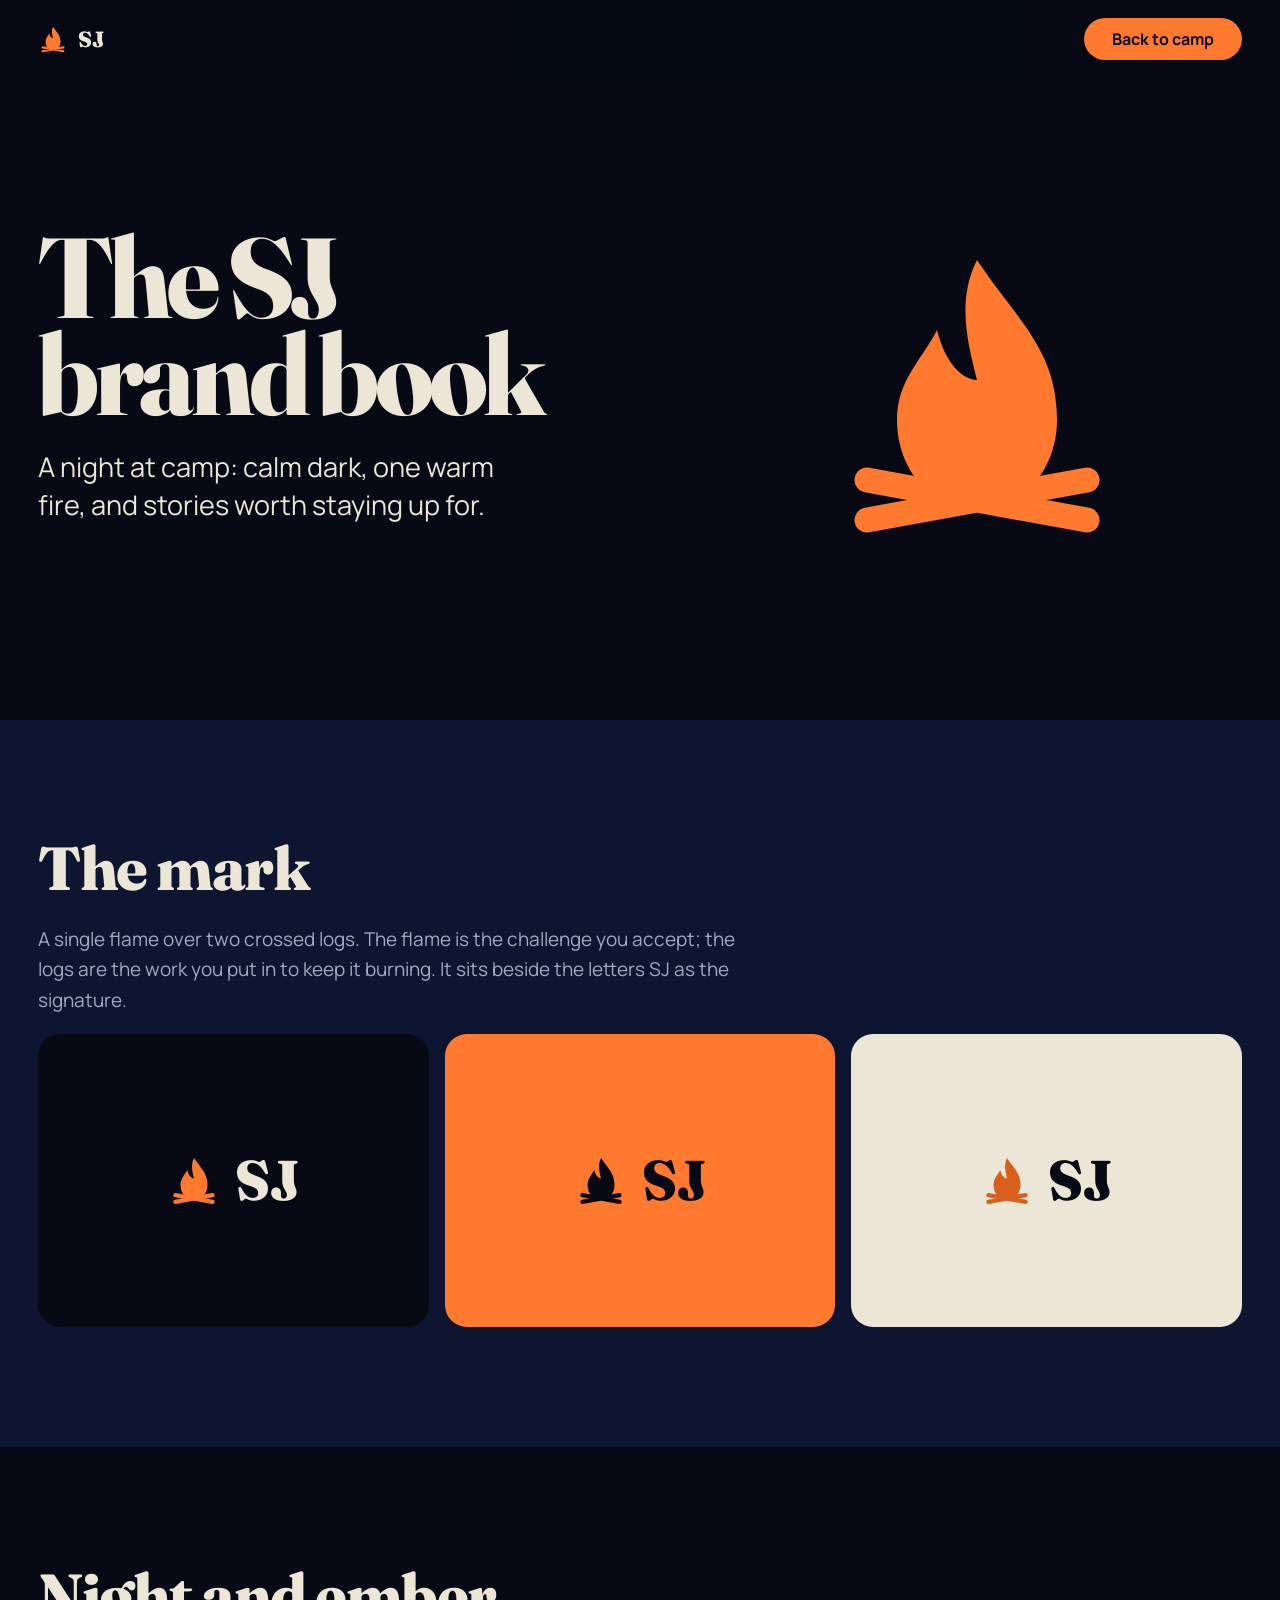
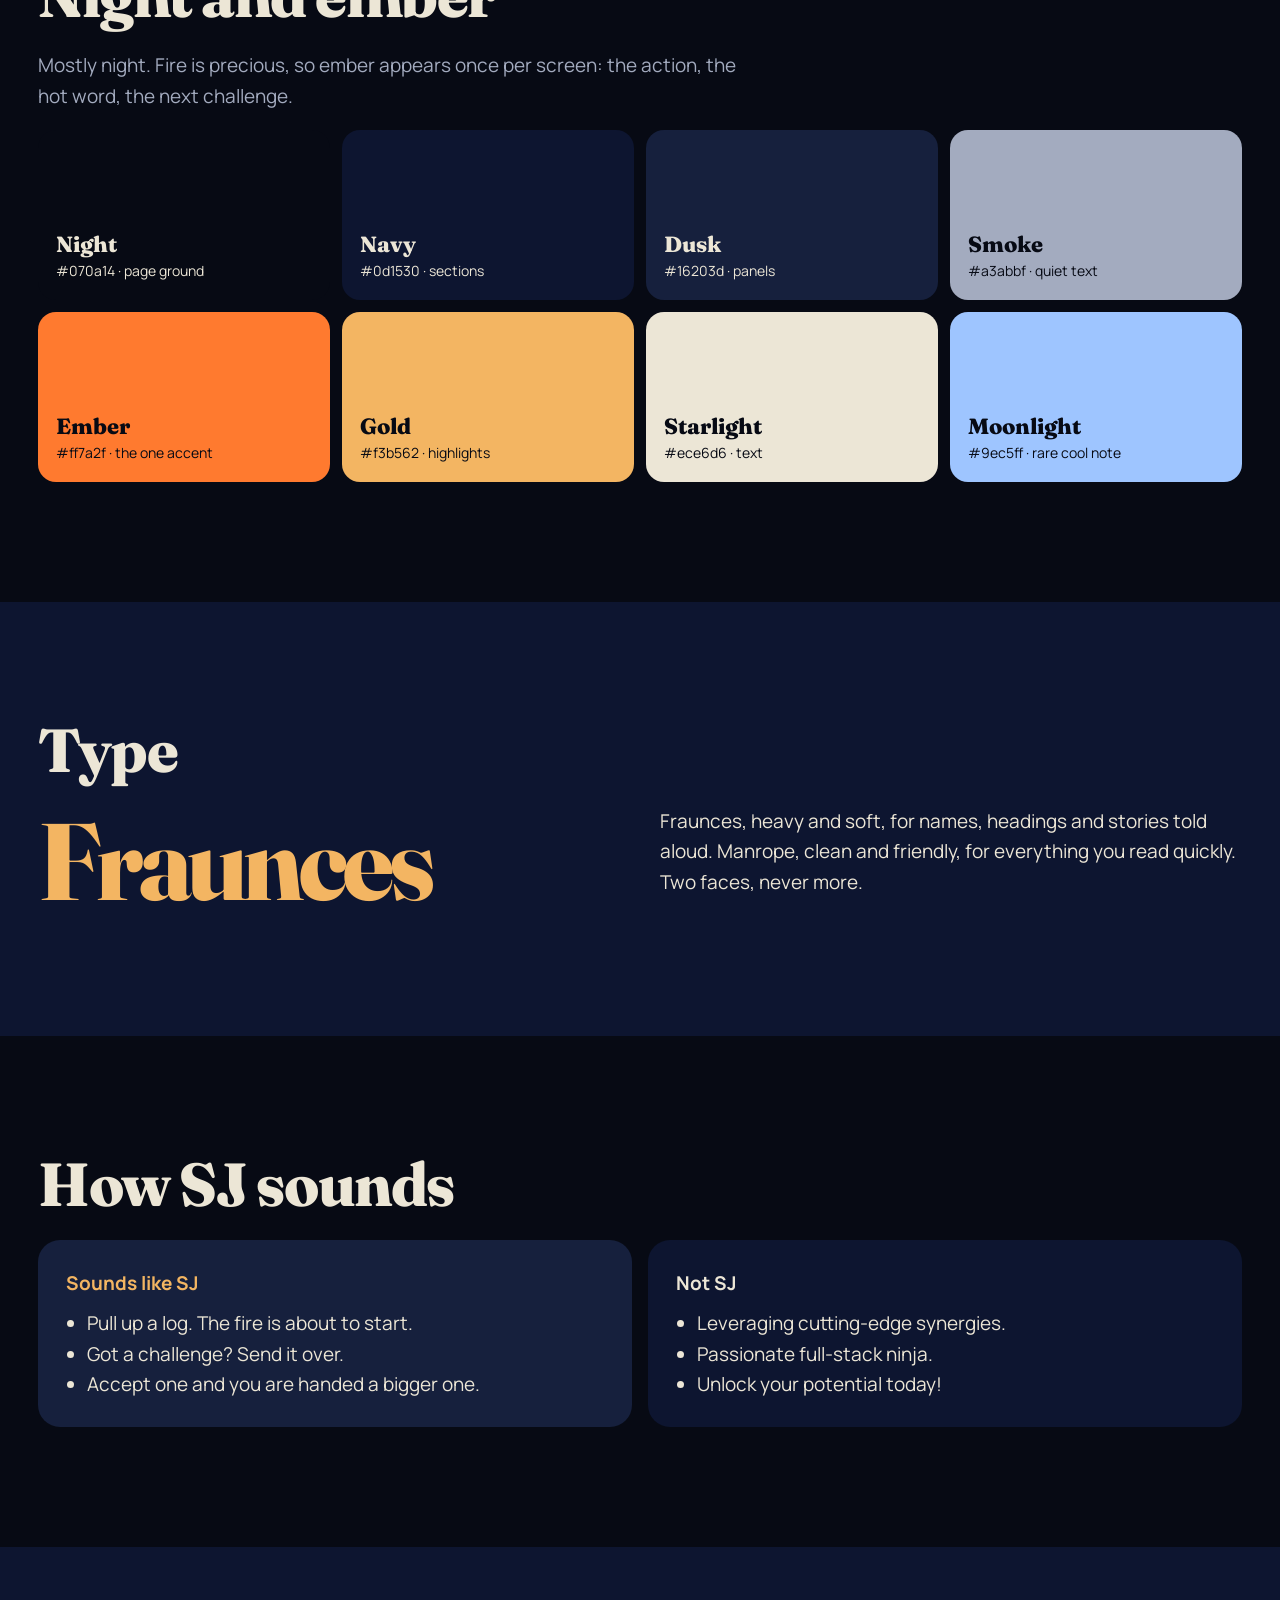
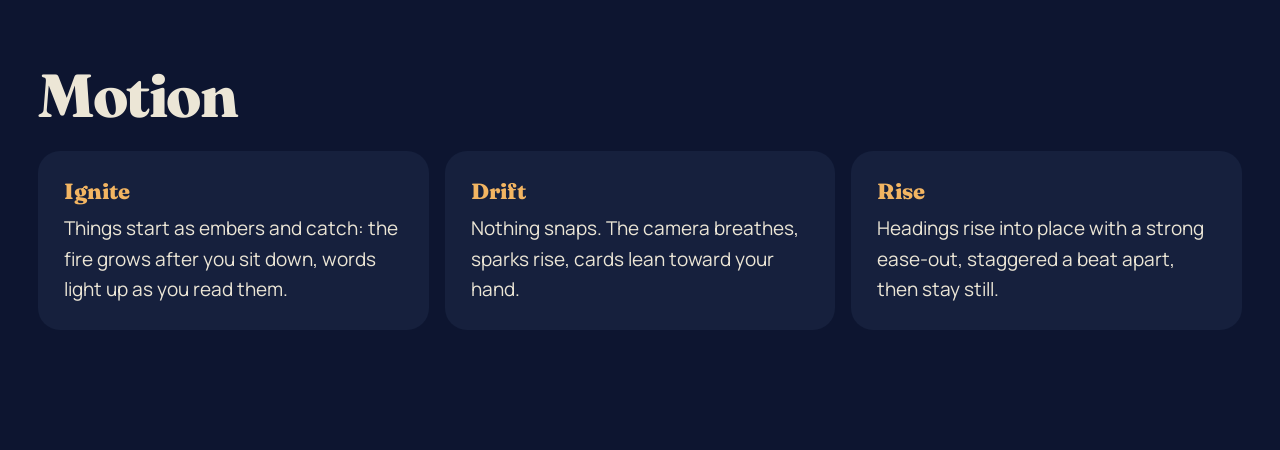
<file: brand.html>
<!doctype html>
<html lang="en">
<head>
<meta charset="utf-8">
<meta name="viewport" content="width=device-width, initial-scale=1">
<title>SJ Brand Book</title>
<meta name="description" content="The SJ brand identity: the campfire mark, night and ember colours, type, voice and motion.">
<meta name="theme-color" content="#070a14">
<link rel="icon" href="mark.svg" type="image/svg+xml">
<link rel="preconnect" href="https://fonts.googleapis.com">
<link rel="preconnect" href="https://fonts.gstatic.com" crossorigin>
<link href="https://fonts.googleapis.com/css2?family=Fraunces:opsz,wght@9..144,600;9..144,800&family=Manrope:wght@400;600;700&display=swap" rel="stylesheet">
<link rel="stylesheet" href="style.css">
<style>
  .bb { padding: 120px var(--margin); }
  .bb h2 { font-size: clamp(2.25rem, 1.4rem + 3vw, 4rem); margin-bottom: 26px; }
  .bb > p { color: var(--smoke); }
  .bb-hero { min-height: 80svh; display: grid; grid-template-columns: 1.2fr 1fr; align-items: center; gap: 40px; padding: 140px var(--margin) 80px; }
  .bb-hero h1 { font-size: clamp(3.5rem, 1.5rem + 7vw, 9rem); line-height: .85; letter-spacing: -0.04em; }
  .bb-hero p { font-size: var(--step-lead); line-height: 1.4; margin-top: 26px; max-width: 30ch; }
  .bb-hero .mk { color: var(--ember); width: min(320px, 70%); justify-self: center; }
  .lockups { display: grid; grid-template-columns: repeat(3, 1fr); gap: 16px; }
  .lockups div { aspect-ratio: 4 / 3; border-radius: 22px; display: grid; place-items: center; }
  .lk { display: flex; align-items: center; gap: 14px; font: 800 56px/1 var(--display); }
  .lk svg { width: 54px; }
  .sw { display: grid; grid-template-columns: repeat(4, 1fr); gap: 12px; }
  .sw div { min-height: 170px; border-radius: 18px; padding: 18px; display: flex; flex-direction: column; justify-content: flex-end; font-size: 14px; }
  .sw b { font: 800 22px/1.1 var(--display); margin-bottom: 4px; }
  .typo { display: grid; grid-template-columns: 1fr 1fr; gap: 40px; align-items: end; }
  .typo .d { font: 800 clamp(4rem, 2rem + 6vw, 8rem)/1 var(--display); letter-spacing: -0.04em; color: var(--gold); }
  .voice { display: grid; grid-template-columns: 1fr 1fr; gap: 16px; }
  .voice div { border-radius: 22px; padding: 28px; }
  .voice ul { margin: 10px 0 0; padding-left: 1.1em; }
  .motion { display: grid; grid-template-columns: repeat(3, 1fr); gap: 16px; }
  .motion div { background: var(--dusk); border-radius: 22px; padding: 26px; }
  .motion b { font: 800 22px var(--display); color: var(--gold); display: block; margin-bottom: 8px; }
  @media (max-width: 760px) { .bb-hero, .typo, .voice { grid-template-columns: 1fr; } .lockups, .motion { grid-template-columns: 1fr; } .sw { grid-template-columns: 1fr 1fr; } }
</style>
</head>
<body>
<header class="bar solid">
  <a href="./?enter" class="logo" aria-label="Back to the SJ site"><svg viewBox="0 0 64 64" aria-hidden="true"><use href="#sj-mark"/></svg><span>SJ</span></a>
  <a class="btn ember" href="./?enter" style="min-height:42px">Back to camp</a>
</header>

<section class="bb-hero">
  <div>
    <h1>The SJ brand book</h1>
    <p>A night at camp: calm dark, one warm fire, and stories worth staying up for.</p>
  </div>
  <svg class="mk" viewBox="0 0 64 64" role="img" aria-label="The SJ mark: a flame over crossed logs"><use href="#sj-mark"/></svg>
</section>

<section class="bb" style="background:var(--navy)">
  <h2>The mark</h2>
  <p>A single flame over two crossed logs. The flame is the challenge you accept; the logs are the work you put in to keep it burning. It sits beside the letters SJ as the signature.</p>
  <div class="lockups">
    <div style="background:var(--night);color:var(--star)"><span class="lk"><svg viewBox="0 0 64 64" aria-hidden="true" style="color:var(--ember)"><use href="#sj-mark"/></svg>SJ</span></div>
    <div style="background:var(--ember);color:var(--night)"><span class="lk"><svg viewBox="0 0 64 64" aria-hidden="true"><use href="#sj-mark"/></svg>SJ</span></div>
    <div style="background:var(--star);color:var(--night)"><span class="lk"><svg viewBox="0 0 64 64" aria-hidden="true" style="color:#d9601c"><use href="#sj-mark"/></svg>SJ</span></div>
  </div>
</section>

<section class="bb">
  <h2>Night and ember</h2>
  <p>Mostly night. Fire is precious, so ember appears once per screen: the action, the hot word, the next challenge.</p>
  <div class="sw">
    <div style="background:#070a14;color:#ece6d6"><b>Night</b>#070a14 · page ground</div>
    <div style="background:#0d1530;color:#ece6d6"><b>Navy</b>#0d1530 · sections</div>
    <div style="background:#16203d;color:#ece6d6"><b>Dusk</b>#16203d · panels</div>
    <div style="background:#a3abbf;color:#070a14"><b>Smoke</b>#a3abbf · quiet text</div>
    <div style="background:#ff7a2f;color:#070a14"><b>Ember</b>#ff7a2f · the one accent</div>
    <div style="background:#f3b562;color:#070a14"><b>Gold</b>#f3b562 · highlights</div>
    <div style="background:#ece6d6;color:#070a14"><b>Starlight</b>#ece6d6 · text</div>
    <div style="background:#9ec5ff;color:#070a14"><b>Moonlight</b>#9ec5ff · rare cool note</div>
  </div>
</section>

<section class="bb" style="background:var(--navy)">
  <h2>Type</h2>
  <div class="typo">
    <div class="d">Fraunces</div>
    <div><p>Fraunces, heavy and soft, for names, headings and stories told aloud. Manrope, clean and friendly, for everything you read quickly. Two faces, never more.</p></div>
  </div>
</section>

<section class="bb">
  <h2>How SJ sounds</h2>
  <div class="voice">
    <div style="background:var(--dusk)"><b style="color:var(--gold)">Sounds like SJ</b><ul><li>Pull up a log. The fire is about to start.</li><li>Got a challenge? Send it over.</li><li>Accept one and you are handed a bigger one.</li></ul></div>
    <div style="background:var(--navy)"><b>Not SJ</b><ul><li>Leveraging cutting-edge synergies.</li><li>Passionate full-stack ninja.</li><li>Unlock your potential today!</li></ul></div>
  </div>
</section>

<section class="bb" style="background:var(--navy)">
  <h2>Motion</h2>
  <div class="motion">
    <div><b>Ignite</b>Things start as embers and catch: the fire grows after you sit down, words light up as you read them.</div>
    <div><b>Drift</b>Nothing snaps. The camera breathes, sparks rise, cards lean toward your hand.</div>
    <div><b>Rise</b>Headings rise into place with a strong ease-out, staggered a beat apart, then stay still.</div>
  </div>
</section>

<svg width="0" height="0" style="position:absolute" aria-hidden="true">
  <symbol id="sj-mark" viewBox="0 0 64 64">
    <path d="M32 6 C40 18 48 24 48 38 C48 48 41 56 32 56 C23 56 16 48 16 38 C16 30 21 26 24 20 C26 28 30 30 32 30 C30 22 28 14 32 6Z" fill="currentColor"/>
    <path d="M10 58 L54 50 M10 50 L54 58" stroke="currentColor" stroke-width="5" stroke-linecap="round"/>
  </symbol>
</svg>
</body>
</html>
</file>
<file: style.css>
:root {
  --night: #070a14;
  --navy: #0d1530;
  --dusk: #16203d;
  --ember: #ff7a2f;
  --gold: #f3b562;
  --star: #ece6d6;
  --smoke: #a3abbf;
  --ease-out: cubic-bezier(0.23, 1, 0.32, 1);
  --ease-in-out: cubic-bezier(0.77, 0, 0.175, 1);
  --margin: clamp(16px, 3vw, 40px);
  --display: "Fraunces", Georgia, serif;
  --text: "Manrope", system-ui, sans-serif;
  --step-small: 0.875rem;
  --step-body: clamp(1.0625rem, 1rem + 0.25vw, 1.1875rem);
  --step-lead: clamp(1.25rem, 1.05rem + 0.8vw, 1.75rem);
  --step-head: clamp(2.5rem, 1.4rem + 4.2vw, 5.5rem);
  --step-hero: clamp(4.5rem, 1.5rem + 13vw, 15rem);
  color-scheme: dark;
}
* { box-sizing: border-box; }
html { -webkit-text-size-adjust: 100%; }
body { margin: 0; background: var(--night); color: var(--star); font: 400 var(--step-body)/1.6 var(--text); overflow-x: hidden; }
body.gated { overflow: hidden; }
a { color: inherit; }
h1, h2, h3 { font-family: var(--display); font-weight: 800; letter-spacing: -0.025em; line-height: 0.95; margin: 0; text-wrap: balance; }
p { margin: 0 0 1em; max-width: 60ch; }
:focus-visible { outline: 2px solid var(--gold); outline-offset: 4px; }
::selection { background: var(--ember); color: var(--night); }

.btn { display: inline-flex; align-items: center; justify-content: center; min-height: 52px; padding: 0 28px; border-radius: 999px; font: 700 16px/1 var(--text); text-decoration: none; cursor: pointer; border: 0; transition: transform 160ms var(--ease-out), background-color 200ms ease; }
.btn:active { transform: scale(0.97); }
.btn.ember { background: var(--ember); color: var(--night); }
.btn.ghost { background: transparent; color: var(--star); box-shadow: inset 0 0 0 2px rgba(236, 230, 214, 0.35); }
@media (hover: hover) and (pointer: fine) { .btn.ember:hover { background: var(--gold); } .btn.ghost:hover { box-shadow: inset 0 0 0 2px var(--star); } }

/* the gate */
.gate { position: fixed; inset: 0; z-index: 50; display: grid; place-content: center; justify-items: center; text-align: center; padding: var(--margin); background: var(--night); }
.gate-mark { width: 64px; color: var(--ember); animation: breathe 2.4s ease-in-out infinite; }
.gate-title { font: 600 clamp(1.75rem, 1.2rem + 2vw, 2.75rem)/1.1 var(--display); margin: 22px 0 8px; max-width: none; }
.gate-sub { color: var(--smoke); }
.gate-actions { display: flex; gap: 12px; flex-wrap: wrap; justify-content: center; margin-top: 18px; }
@keyframes breathe { 50% { transform: scale(1.06); opacity: 0.8; } }

#world { position: fixed; inset: 0; width: 100%; height: 100%; z-index: 0; display: block; }

.bar { position: fixed; top: 0; left: 0; right: 0; z-index: 20; transition: background-color 300ms ease; display: flex; align-items: center; justify-content: space-between; gap: 20px; padding: 18px var(--margin); }
.logo { display: flex; align-items: center; gap: 10px; text-decoration: none; font: 800 22px/1 var(--display); }
.logo svg { width: 30px; color: var(--ember); }
.bar nav { display: flex; gap: 26px; font-size: 15px; font-weight: 600; }
.bar nav a { text-decoration: none; opacity: 0.8; transition: opacity 200ms ease; }
.bar nav a:hover { opacity: 1; }
.sound { background: none; border: 0; color: var(--star); font: 600 14px var(--text); cursor: pointer; opacity: 0.8; padding: 8px 0; }

main, .foot { position: relative; z-index: 1; }

/* hero over the live scene */
.hero { min-height: 100svh; display: grid; align-content: end; padding: 0 var(--margin) clamp(48px, 9vh, 110px); }
.hero-name { font-size: var(--step-hero); line-height: 0.82; letter-spacing: -0.045em; }
.hero-name .line { display: inline-block; }
.hero-name .ch { display: inline-block; }
.hero-lead { font-size: var(--step-lead); line-height: 1.35; max-width: 34ch; margin: 28px 0 28px; }
.hero-cta { align-self: start; justify-self: start; }

/* story: words catch fire as you read */
.story { padding: 26vh var(--margin) 24vh; }
.story h2 { font-size: var(--step-head); margin-bottom: 60px; }
.ember-text { font: 600 clamp(1.375rem, 1rem + 1.2vw, 2rem)/1.32 var(--display); max-width: 30ch; letter-spacing: -0.01em; margin-bottom: 1.2em; }
.ember-text .w { color: rgba(236, 230, 214, 0.16); transition: color 300ms ease; }
.ember-text .w.lit { color: var(--star); }
.ember-text .w.hot { color: var(--ember); }
.story-sign b { display: block; font: 600 26px var(--display); }
.story-sign span { color: var(--smoke); font-size: var(--step-small); }

/* builds: a pinned row that slides sideways */
.builds { background: transparent; }
.builds-pin { min-height: 100svh; display: grid; align-content: center; gap: 46px; padding: 120px 0 80px; overflow: hidden; }
.builds-head { padding: 0 var(--margin); display: flex; justify-content: space-between; align-items: end; gap: 24px; flex-wrap: wrap; }
.builds-head h2 { font-size: var(--step-head); }
.builds-head p { color: var(--smoke); margin: 0; max-width: 34ch; }
.track { display: flex; gap: 24px; padding: 0 var(--margin); width: max-content; will-change: transform; }
.build { width: min(440px, 80vw); background: var(--dusk); padding: 18px 18px 26px; border-radius: 22px; transition: transform 300ms var(--ease-out); }
.build .art { width: 100%; height: auto; border-radius: 14px; display: block; margin-bottom: 22px; }
.build h3 { font-size: clamp(1.6rem, 1.2rem + 1vw, 2.2rem); margin-bottom: 12px; color: var(--c); }
.build p { color: var(--star); font-size: 17px; margin: 0; }
@media (hover: hover) and (pointer: fine) { .build:hover { transform: translateY(-8px) rotate(-0.6deg); } }

/* constellation of challenges */
.sky { padding: 160px var(--margin) 140px; background: transparent; }
.sky h2 { font-size: var(--step-head); }
.sky > p { color: var(--smoke); margin-top: 20px; }
.constellation { position: relative; height: min(70vh, 620px); margin-top: 40px; }
#stars { position: absolute; inset: 0; width: 100%; height: 100%; }
.star-list { list-style: none; margin: 0; padding: 0; }
.star-list li { position: absolute; left: var(--x); top: var(--y); transform: translate(-50%, -50%); }
.star-list button { position: relative; background: none; border: 0; color: var(--star); font: 600 14px var(--text); cursor: pointer; padding: 26px 8px 4px; white-space: nowrap; }
.star-list button::before { content: ""; position: absolute; left: 50%; top: 0; width: 14px; height: 14px; margin-left: -7px; border-radius: 50%; background: var(--star); box-shadow: 0 0 18px 4px rgba(236, 230, 214, 0.55); transition: transform 200ms var(--ease-out); }
.star-list .next button::before { background: var(--ember); box-shadow: 0 0 22px 6px rgba(255, 122, 47, 0.6); animation: pulse 2s ease-in-out infinite; }
.star-list button[aria-pressed="true"]::before, .star-list button:hover::before { transform: scale(1.5); }
@keyframes pulse { 50% { box-shadow: 0 0 34px 10px rgba(255, 122, 47, 0.35); } }
.star-card { position: absolute; left: 0; bottom: 0; max-width: 380px; background: var(--dusk); padding: 20px 22px; border-radius: 18px; }
.star-card b { display: block; font: 800 24px/1.1 var(--display); color: var(--gold); margin-bottom: 6px; }
.star-card span { font-size: 16px; }

/* off the trail: floating ember chips */
.off { padding: 140px var(--margin); background: var(--night); }
.off h2 { font-size: var(--step-head); margin-bottom: 50px; }
.embers { display: grid; grid-template-columns: repeat(3, 1fr); gap: 18px; }
.chip { background: var(--navy); border-radius: 22px; padding: 28px; min-height: 190px; display: flex; flex-direction: column; justify-content: flex-end; transition: transform 300ms var(--ease-out), background-color 300ms ease; }
.chip b { font: 800 clamp(1.4rem, 1.1rem + 0.8vw, 1.9rem)/1.05 var(--display); margin-bottom: 10px; }
.chip span { color: var(--smoke); font-size: 16px; }
.chip:nth-child(3n+2) { background: var(--dusk); }
.chip:nth-child(2) b, .chip:nth-child(5) b { color: var(--gold); }
@media (hover: hover) and (pointer: fine) { .chip:hover { background: #22305a; } }

/* contact */
.contact { padding: 140px var(--margin); }
.contact-in { display: grid; grid-template-columns: 1fr 1fr; gap: 60px; align-items: start; }
.contact h2 { font-size: var(--step-head); margin-bottom: 24px; }
.contact p { color: var(--smoke); }
form { display: grid; gap: 8px; }
label { font-size: var(--step-small); font-weight: 600; margin-top: 10px; }
input, select, textarea { width: 100%; background: var(--dusk); color: var(--star); border: 2px solid transparent; border-radius: 14px; padding: 14px 16px; font: 400 16px var(--text); transition: border-color 200ms ease; }
input:focus, select:focus, textarea:focus { outline: none; border-color: var(--ember); }
select option { background: var(--dusk); color: var(--star); }
form .btn { margin-top: 18px; justify-self: start; }

/* footer: the name glows like embers */
.foot { background: #120d14; padding: 100px var(--margin) 40px; overflow: hidden; }
.foot-links { display: flex; gap: 28px; flex-wrap: wrap; font-weight: 600; }
.foot-links a { text-decoration: none; opacity: 0.85; }
.foot-links a:hover { opacity: 1; color: var(--gold); }
.foot-name { font: 800 clamp(9rem, 4rem + 30vw, 30rem)/0.8 var(--display); letter-spacing: -0.06em; color: var(--ember); margin-top: 60px; text-align: center; }
.foot-note { color: var(--smoke); font-size: var(--step-small); text-align: center; margin: 24px auto 0; }

.reveal { opacity: 0; transform: translateY(24px); }
.no-motion .reveal { opacity: 1; transform: none; }
.no-motion .ember-text .w { color: var(--star); }

@media (max-width: 760px) {
  .bar nav { display: none; }
  .hero-name { font-size: 26vw; }
  .builds-pin { padding: 100px 0 60px; }
  .track { width: auto; flex-direction: column; transform: none !important; }
  .build { width: 100%; }
  .constellation { height: 520px; }
  .star-list button { font-size: 12px; padding-top: 22px; }
  .constellation { margin-bottom: 150px; }
  .star-card { bottom: -140px; right: 0; max-width: none; }
  .embers { grid-template-columns: 1fr; }
  .contact-in { grid-template-columns: 1fr; gap: 20px; }
}
@media (prefers-reduced-motion: reduce) {
  .gate-mark, .star-list .next button::before { animation: none; }
  .reveal { opacity: 1; transform: none; }
}

.bar.solid { background: rgba(7, 10, 20, 0.94); }
@media (max-width: 760px) {
  .constellation { height: auto; margin-bottom: 0; }
  #stars { display: none; }
  .star-list { display: grid; gap: 4px; }
  .star-list li { position: static; transform: none; }
  .star-list button { padding: 10px 0 10px 30px; font-size: 16px; }
  .star-list button::before { left: 7px; top: 50%; margin-top: -7px; }
  .star-card { position: relative; bottom: auto; margin-top: 18px; }
}

/* ---------- one night, one trail: chapters over the live world ---------- */
.ch { position: relative; }
.ch h2 { text-shadow: 0 2px 30px rgba(7, 10, 20, 0.9); }
.story { min-height: 150vh; }
.trail { min-height: 170vh; padding: 30vh var(--margin) 20vh; }
.trail h2 { font-size: var(--step-head); margin-bottom: 40px; }
.markers { list-style: none; margin: 0; padding: 0; display: grid; gap: 22vh; max-width: 460px; }
.marker { background: rgba(7, 10, 20, 0.78); border-radius: 20px; padding: 22px 24px; border-left: 4px solid var(--ember); opacity: 0; transform: translateX(-30px); }
.marker b { display: block; font: 800 26px/1.1 var(--display); color: var(--gold); margin-bottom: 6px; }
.marker span { font-size: 17px; }
.build { background: rgba(13, 21, 48, 0.88); }
.clearing, .lake { min-height: 120vh; padding: 40vh var(--margin) 0; }
.clearing h2, .lake h2 { font-size: var(--step-head); max-width: 14ch; }
.clearing p, .lake p { font-size: var(--step-lead); line-height: 1.4; max-width: 30ch; margin-top: 22px; text-shadow: 0 2px 20px rgba(7, 10, 20, 0.9); }
.thoughts { height: 360vh; }
.thought-list { position: sticky; top: 0; height: 100vh; margin: 0; padding: 0; list-style: none; }
.thought-list li { position: absolute; left: 50%; top: 32%; width: min(760px, 90vw); transform: translate(-50%, 0); text-align: center; font: 600 clamp(1.5rem, 1rem + 1.8vw, 2.5rem)/1.25 var(--display); color: var(--star); opacity: 0; text-shadow: 0 0 28px rgba(255, 220, 170, 0.35), 0 2px 18px rgba(7, 10, 20, 0.9); }
.thought-list li:nth-child(-n+3) { color: #ffd9a6; }
.pose-mark { position: absolute; bottom: 0; height: 1px; width: 1px; }
.sky { min-height: 170vh; }
.sky h2, .sky > p { position: relative; }
.sky > p { color: var(--star); text-shadow: 0 2px 16px rgba(7, 10, 20, 0.9); }
.star-card { background: rgba(13, 21, 48, 0.9); }
.contact { min-height: 120vh; display: grid; align-content: center; }
.contact h2, .contact p { color: var(--star); text-shadow: 0 2px 20px rgba(7, 10, 20, 0.8); }
.contact form { background: rgba(255, 246, 236, 0.9); padding: 28px; border-radius: 24px; color: #1a1420; }
.contact input, .contact select, .contact textarea { background: #fff; color: #1a1420; }
.contact select option { background: #fff; color: #1a1420; }
.foot-name { color: var(--ember); }
.progress { position: fixed; left: 0; right: 0; top: 0; height: 3px; z-index: 30; pointer-events: none; }
.progress i { display: block; height: 100%; width: 100%; background: var(--ember); transform-origin: left; transform: scaleX(0); }
.no-motion .marker { opacity: 1; transform: none; }
.no-motion .thoughts { height: auto; padding: 20vh var(--margin); }
.no-motion .thought-list { position: static; height: auto; display: grid; gap: 28px; }
.no-motion .thought-list li { position: static; transform: none; opacity: 1; width: auto; }
@media (max-width: 760px) {
  .markers { gap: 14vh; }
  .marker b { font-size: 22px; }
  .thought-list li { top: 26%; }
  .contact form { padding: 20px; }
}

.sr { position: absolute; width: 1px; height: 1px; overflow: hidden; clip: rect(0 0 0 0); white-space: nowrap; }

/* ---------- night / day switch ---------- */
.bar-tools { display: flex; align-items: center; gap: 18px; }
.sky-switch { position: relative; width: 64px; height: 34px; border-radius: 999px; border: 0; cursor: pointer; padding: 0; background: #1b2547; transition: background-color 600ms ease; }
.sky-switch .knob { position: absolute; top: 3px; left: 3px; width: 28px; height: 28px; border-radius: 50%; background: #e9e4d6; color: #1b2547; display: grid; place-items: center; transition: transform 500ms cubic-bezier(0.23, 1, 0.32, 1), background-color 500ms ease; }
.sky-switch svg { width: 16px; height: 16px; grid-area: 1 / 1; transition: opacity 300ms ease, transform 500ms cubic-bezier(0.23, 1, 0.32, 1); }
.sky-switch .i-sun { opacity: 0; transform: rotate(-90deg) scale(0.6); }
.sky-switch[aria-checked="true"] { background: #7fb6e8; }
.sky-switch[aria-checked="true"] .knob { transform: translateX(30px); background: #ffd56a; color: #b5560f; }
.sky-switch[aria-checked="true"] .i-moon { opacity: 0; transform: rotate(90deg) scale(0.6); }
.sky-switch[aria-checked="true"] .i-sun { opacity: 1; transform: none; }
.sky-switch:active .knob { transform: scale(0.92); }
.sky-switch[aria-checked="true"]:active .knob { transform: translateX(30px) scale(0.92); }
.daywash { position: fixed; inset: 0; pointer-events: none; z-index: 40; background: #fff7e0; opacity: 0; }

body { transition: color 1200ms ease; }
body.day { --star: #10202e; --smoke: #3c4b5c; color: #10202e; }
body.day .ch h2, body.day .clearing p, body.day .lake p, body.day .sky > p, body.day .contact h2, body.day .contact p { text-shadow: 0 1px 24px rgba(255, 255, 255, 0.85); color: #10202e; }
body.day .bar.solid { background: rgba(240, 246, 250, 0.94); }
body.day .bar, body.day .logo, body.day .bar nav a, body.day .sound { color: #10202e; }
body.day .marker, body.day .build, body.day .star-card { background: rgba(255, 255, 255, 0.86); color: #10202e; }
body.day .marker b, body.day .star-card b { color: #c2500f; }
body.day .build .art rect:first-child { fill: #d9e8f3; }
body.day .thought-list li { color: #10202e; text-shadow: 0 0 24px rgba(255, 255, 255, 0.9); }
body.day .thought-list li:nth-child(-n+3) { color: #9a3d06; }
body.day .star-list button { color: #10202e; }
body.day .star-list button::before { background: #10202e; box-shadow: none; }
body.day .star-list .next button::before { background: var(--ember); }
body.day #starPath { stroke: #c2500f; }
body.day .hero-name, body.day .hero-lead { color: #fdfaf2; text-shadow: 0 2px 30px rgba(16, 32, 46, 0.55); }
body.day .ember-text .w { color: rgba(16, 32, 46, 0.18); }
body.day .ember-text .w.lit { color: #10202e; }
body.day .foot { background: #e6eef4; }
body.day .foot-note { color: #3c4b5c; }
.marker, .build, .star-card, .bar.solid, .foot { transition: background-color 1200ms ease, color 1200ms ease; }
@media (max-width: 760px) { .bar-tools { gap: 12px; } }

/* ---------- text stays in the left column; the world owns the right ---------- */
@media (min-width: 761px) {
  .story, .trail, .clearing, .lake, .sky > h2, .sky > p, .contact-in > div:first-child { max-width: min(560px, 42vw); }
  .story, .trail, .clearing, .lake { box-sizing: content-box; }
  .thought-list li { left: var(--margin); top: 34%; width: min(520px, 40vw); transform: none; text-align: left; }
  .hero-lead { max-width: 30ch; }
}
.clearing { min-height: auto; padding: 30vh var(--margin) 20vh; }
.clearing h2 { font-size: clamp(2rem, 1.3rem + 2.6vw, 3.75rem); max-width: 16ch; margin-bottom: 26px; }
.clearing .how-title { margin-top: 70px; }
.now, .how { list-style: none; margin: 0; padding: 0; display: grid; gap: 12px; }
.now li, .how li { background: rgba(7, 10, 20, 0.78); border-radius: 18px; padding: 18px 20px; }
.now b, .how b { display: block; font: 800 21px/1.15 var(--display); color: var(--gold); margin-bottom: 4px; }
.now span, .how span { font-size: 16px; }
.how li { border-left: 4px solid var(--ember); }
.clearing > p { margin-top: 60px; }
.places-title { font-size: 24px; margin: 46px 0 14px; text-shadow: 0 2px 20px rgba(7, 10, 20, 0.9); }
.places { list-style: none; margin: 0; padding: 0; display: flex; flex-wrap: wrap; gap: 8px; max-width: 520px; }
.places li { background: rgba(7, 10, 20, 0.78); border-radius: 999px; padding: 8px 14px; font-weight: 700; font-size: 15px; }
.places li span { font-weight: 400; color: var(--smoke); margin-left: 6px; }
body.day .now li, body.day .how li, body.day .places li { background: rgba(255, 255, 255, 0.86); color: #10202e; }
body.day .now b, body.day .how b { color: #c2500f; }
body.day .places-title { text-shadow: 0 1px 20px rgba(255, 255, 255, 0.9); }
@media (max-width: 760px) {
  .thought-list li { top: 12%; }
  .lake { padding-top: 55vh; }
}

/* =================== content sections (after the journey, and the inner pages) =================== */
.dawn { min-height: 110vh; display: grid; align-content: center; padding: 0 var(--margin); }
.dawn h2 { font-size: var(--step-hero); line-height: .85; letter-spacing: -0.045em; }
.dawn p { font-size: var(--step-lead); margin: 22px 0 28px; text-shadow: 0 2px 20px rgba(7, 10, 20, 0.8); }
.dawn .btn { justify-self: start; }
.pose-end { height: 1px; }
.after { position: relative; z-index: 2; background: var(--night); }
.after::before { content: ""; position: absolute; left: 0; right: 0; top: -40vh; height: 40vh; background: linear-gradient(transparent, var(--night)); pointer-events: none; }
.sec { padding: clamp(100px, 14vh, 160px) var(--margin); position: relative; }
.sec h2 { font-size: var(--step-head); margin-bottom: 40px; }
.big { font: 600 clamp(1.5rem, 1rem + 1.6vw, 2.4rem)/1.25 var(--display); max-width: 22ch; }
.about-grid { display: grid; grid-template-columns: 1.1fr 1fr; gap: 60px; align-items: start; }
.about-text p { font-size: 18px; color: var(--star); opacity: .9; }
.traits { list-style: none; padding: 0; margin: 70px 0 0; display: grid; grid-template-columns: repeat(3, 1fr); gap: 18px; }
.traits li { background: var(--navy); border-radius: 24px; padding: 30px; }
.traits b { display: block; font: 800 clamp(2rem, 1.4rem + 2vw, 3.2rem)/1 var(--display); color: var(--ember); margin-bottom: 10px; }
.traits span { color: var(--smoke); }
.marquee { overflow: hidden; padding: 30px 0; background: var(--ember); color: var(--night); }
.marquee-in { white-space: nowrap; font: 800 clamp(2rem, 1.4rem + 2.6vw, 4rem)/1 var(--display); letter-spacing: -0.02em; width: max-content; animation: marquee 30s linear infinite; }
@keyframes marquee { to { transform: translateX(-50%); } }
.door-grid { display: grid; grid-template-columns: 1fr 1fr; gap: 22px; perspective: 1200px; }
.door { display: flex; flex-direction: column; gap: 10px; text-decoration: none; background: var(--navy); border-radius: 28px; padding: 30px; min-height: 420px; transform-style: preserve-3d; transition: background-color 300ms ease; }
.door-art { display: block; background: var(--dusk); border-radius: 18px; padding: 24px; margin-bottom: 18px; transform: translateZ(40px); }
.door-art svg { width: 100%; height: auto; display: block; }
.door b { font: 800 clamp(2.4rem, 1.6rem + 3vw, 4.4rem)/1 var(--display); letter-spacing: -0.03em; transform: translateZ(30px); }
.door span { color: var(--smoke); max-width: 34ch; }
.door i { font-style: normal; font-weight: 700; color: var(--ember); margin-top: auto; }
.door-travel b { color: var(--gold); }
@media (hover: hover) and (pointer: fine) { .door:hover { background: var(--dusk); } }
.now-grid { display: grid; grid-template-columns: repeat(4, 1fr); gap: 16px; }
.now-card { background: var(--navy); border-radius: 22px; padding: 26px; min-height: 230px; display: flex; flex-direction: column; justify-content: flex-end; border-top: 4px solid var(--ember); }
.now-card b { font: 800 22px/1.15 var(--display); color: var(--gold); margin-bottom: 8px; }
.now-card span { color: var(--smoke); font-size: 16px; }
.how-grid { display: grid; grid-template-columns: 1fr 1.3fr; gap: 60px; align-items: start; }
.how-grid h2 { position: sticky; top: 120px; }
.steps { list-style: none; counter-reset: s; margin: 0; padding: 0; display: grid; gap: 14px; }
.steps li { background: var(--navy); border-radius: 22px; padding: 26px 28px; border-left: 5px solid var(--ember); }
.steps b { display: block; font: 800 26px/1.1 var(--display); margin-bottom: 6px; }
.steps span { color: var(--smoke); }
.books-grid { display: grid; grid-template-columns: 1fr 1fr; gap: 60px; align-items: center; }
.books-grid p { color: var(--smoke); margin-bottom: 26px; }
.covers { display: flex; gap: 24px; perspective: 1000px; justify-content: center; }
.cover-3d { width: min(220px, 40vw); aspect-ratio: 2 / 3; background: #070a14; border-radius: 6px 14px 14px 6px; padding: 26px 20px; text-decoration: none; display: flex; flex-direction: column; box-shadow: inset 6px 0 0 #1b2547, 0 30px 60px rgba(0, 0, 0, 0.45); transform: rotateY(-18deg); transform-style: preserve-3d; transition: transform 500ms cubic-bezier(0.23, 1, 0.32, 1); }
.cover-3d.alt { transform: rotateY(18deg); }
.cover-3d b { font: 800 22px/1.05 var(--display); }
.cover-3d span { margin-top: auto; font-size: 13px; color: var(--smoke); }
.cover-3d i { display: block; width: 44px; height: 4px; background: var(--ember); margin-top: 16px; }
@media (hover: hover) and (pointer: fine) { .cover-3d:hover { transform: rotateY(0) translateY(-10px); } }
.after .contact { min-height: auto; background: var(--navy); }
.after .contact h2, .after .contact p { text-shadow: none; }
.wipe { clip-path: inset(0 100% 0 0); }
.rise { opacity: 0; transform: translateY(30px); }
.no-motion .wipe { clip-path: none; }
.no-motion .rise { opacity: 1; transform: none; }
body.day .after, body.day .after::before { background: #f4efe4; }
body.day .after::before { background: linear-gradient(transparent, #f4efe4); }
body.day .traits li, body.day .door, body.day .now-card, body.day .steps li, body.day .after .contact { background: #fffaf1; color: #10202e; }
body.day .door-art { background: #e6eef4; }
body.day .about-text p { color: #10202e; }
@media (max-width: 760px) {
  .about-grid, .books-grid, .how-grid, .door-grid { grid-template-columns: 1fr; gap: 28px; }
  .how-grid h2 { position: static; }
  .traits, .now-grid { grid-template-columns: 1fr; }
  .door { min-height: 0; }
  .dawn h2 { font-size: 22vw; }
}
@media (prefers-reduced-motion: reduce) { .marquee-in { animation: none; } }

/* =================== inner pages =================== */
.page { background: var(--night); }
.page .bar { background: rgba(7, 10, 20, 0.94); }
.page-hero { min-height: 100svh; display: grid; grid-template-columns: 1fr 1fr; align-items: center; gap: 30px; padding: 110px var(--margin) 60px; }
.page-hero h1 { font-size: clamp(3.5rem, 1.5rem + 7vw, 9rem); line-height: .85; letter-spacing: -0.045em; }
.page-hero p { font-size: var(--step-lead); line-height: 1.4; color: var(--smoke); max-width: 30ch; margin: 24px 0 30px; }
.avatar-stage { width: 100%; aspect-ratio: 1; max-width: 620px; justify-self: center; position: relative; }
.avatar-stage canvas { width: 100%; height: 100%; display: block; }
.bar nav a[aria-current="page"] { opacity: 1; color: var(--ember); }
@media (max-width: 760px) { .page-hero { grid-template-columns: 1fr; padding-top: 90px; } .avatar-stage { order: -1; max-width: 380px; } }

/* builds: a slim strip of cards along the bottom so the forest stays visible */
.builds-pin { align-content: end; gap: 22px; padding-bottom: 6vh; }
.builds-head h2 { font-size: clamp(2rem, 1.3rem + 2.6vw, 3.75rem); text-shadow: 0 2px 30px rgba(7, 10, 20, 0.9); }
.builds-head p { text-shadow: 0 2px 16px rgba(7, 10, 20, 0.9); }
.build { width: min(330px, 78vw); display: grid; grid-template-columns: 64px 1fr; gap: 6px 16px; align-items: center; padding: 16px 18px; border-radius: 20px; background: rgba(7, 10, 20, 0.62); }
.build .art { grid-row: span 2; width: 64px; height: 64px; margin: 0; border-radius: 14px; object-fit: cover; }
.build h3 { font-size: 21px; margin: 0; align-self: end; }
.build p { grid-column: 1 / -1; font-size: 14.5px; line-height: 1.45; }
body.day .build { background: rgba(255, 255, 255, 0.72); }
</file>
